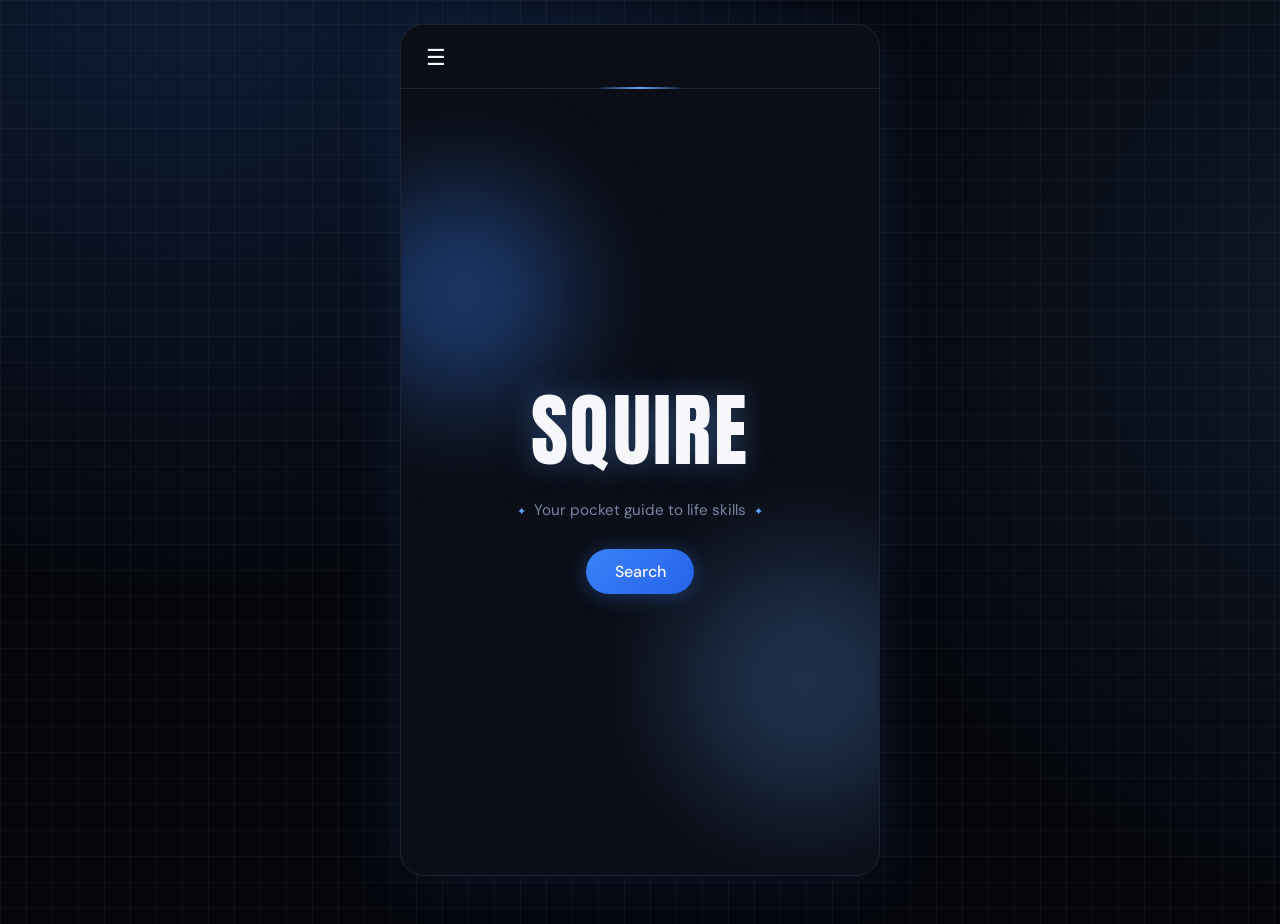
<file: index.html>
<!DOCTYPE html>
<html lang="en">
<head>
  <meta charset="UTF-8" />
  <meta name="viewport" content="width=device-width, initial-scale=1.0, maximum-scale=1.0" />
  <title>Squire &mdash; Life Skills Assistant</title>
  <link rel="preconnect" href="https://fonts.googleapis.com" />
  <link rel="preconnect" href="https://fonts.gstatic.com" crossorigin />
  <link href="https://fonts.googleapis.com/css2?family=Anton&family=DM+Sans:wght@400;500;700&display=swap" rel="stylesheet" />
  <link rel="stylesheet" href="styles.css" />
</head>
<body>

  <div class="app">
    <header class="app-header landing-header">
      <button id="menu-btn" class="menu-btn" aria-label="Open menu">☰</button>
    </header>

    <main class="landing">
      <h1 class="landing-name">Squire</h1>
      <p class="landing-tagline">Your pocket guide to life skills</p>
      <a href="search.html" class="landing-cta">Search</a>
    </main>
  </div>

  <div id="overlay" class="overlay"></div>
  <nav id="side-menu" class="side-menu">
    <button id="close-menu" class="close-menu" aria-label="Close menu">✕</button>
    <a href="about.html" class="side-menu-link">How Squire Works</a>
    <a href="search.html" class="side-menu-link">Search</a>
  </nav>

  <script>
    const menuBtn = document.getElementById("menu-btn");
    const closeBtn = document.getElementById("close-menu");
    const sideMenu = document.getElementById("side-menu");
    const overlay = document.getElementById("overlay");

    function openMenu() {
      sideMenu.classList.add("open");
      overlay.classList.add("visible");
    }
    function closeMenu() {
      sideMenu.classList.remove("open");
      overlay.classList.remove("visible");
    }

    menuBtn.addEventListener("click", openMenu);
    closeBtn.addEventListener("click", closeMenu);
    overlay.addEventListener("click", closeMenu);
  </script>
</body>
</html>
</file>
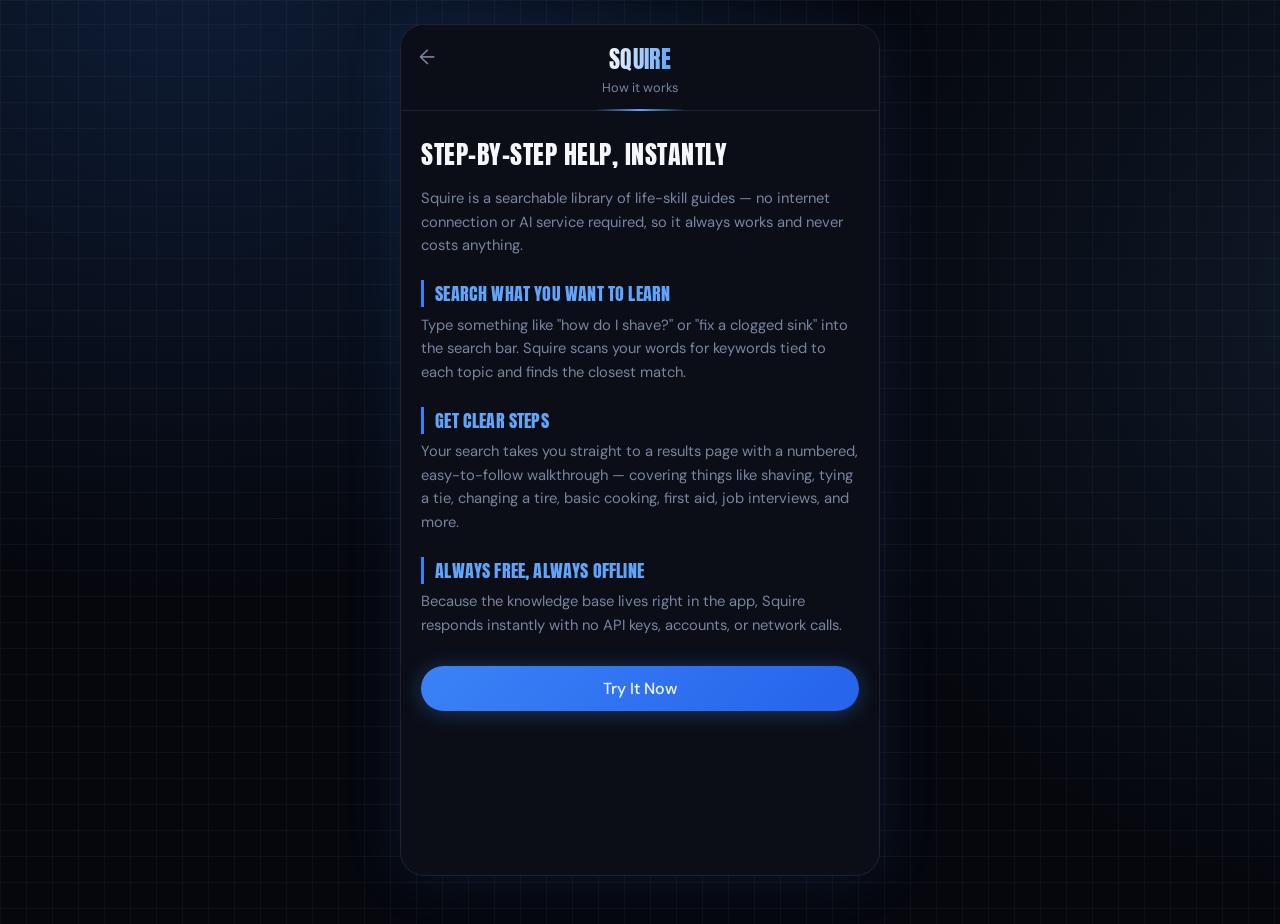
<file: about.html>
<!DOCTYPE html>
<html lang="en">
<head>
  <meta charset="UTF-8" />
  <meta name="viewport" content="width=device-width, initial-scale=1.0, maximum-scale=1.0" />
  <title>How Squire Works</title>
  <link rel="preconnect" href="https://fonts.googleapis.com" />
  <link rel="preconnect" href="https://fonts.gstatic.com" crossorigin />
  <link href="https://fonts.googleapis.com/css2?family=Anton&family=DM+Sans:wght@400;500;700&display=swap" rel="stylesheet" />
  <link rel="stylesheet" href="styles.css" />
</head>
<body>

  <div class="app">
    <header class="app-header">
      <a href="index.html" class="back-link" aria-label="Back to home">←</a>
      <div class="app-brand">
        <span class="app-name">Squire</span>
      </div>
      <span class="app-subtitle">How it works</span>
    </header>

    <main class="about">
      <h2 class="about-title">Step-by-step help, instantly</h2>
      <p class="about-text">
        Squire is a searchable library of life-skill guides &mdash; no internet
        connection or AI service required, so it always works and never costs
        anything.
      </p>

      <h3 class="about-subtitle">Search what you want to learn</h3>
      <p class="about-text">
        Type something like "how do I shave?" or "fix a clogged sink" into the
        search bar. Squire scans your words for keywords tied to each topic
        and finds the closest match.
      </p>

      <h3 class="about-subtitle">Get clear steps</h3>
      <p class="about-text">
        Your search takes you straight to a results page with a numbered,
        easy-to-follow walkthrough &mdash; covering things like shaving,
        tying a tie, changing a tire, basic cooking, first aid, job
        interviews, and more.
      </p>

      <h3 class="about-subtitle">Always free, always offline</h3>
      <p class="about-text">
        Because the knowledge base lives right in the app, Squire responds
        instantly with no API keys, accounts, or network calls.
      </p>

      <a href="search.html" class="landing-cta about-cta">Try It Now</a>
    </main>
  </div>

</body>
</html>
</file>
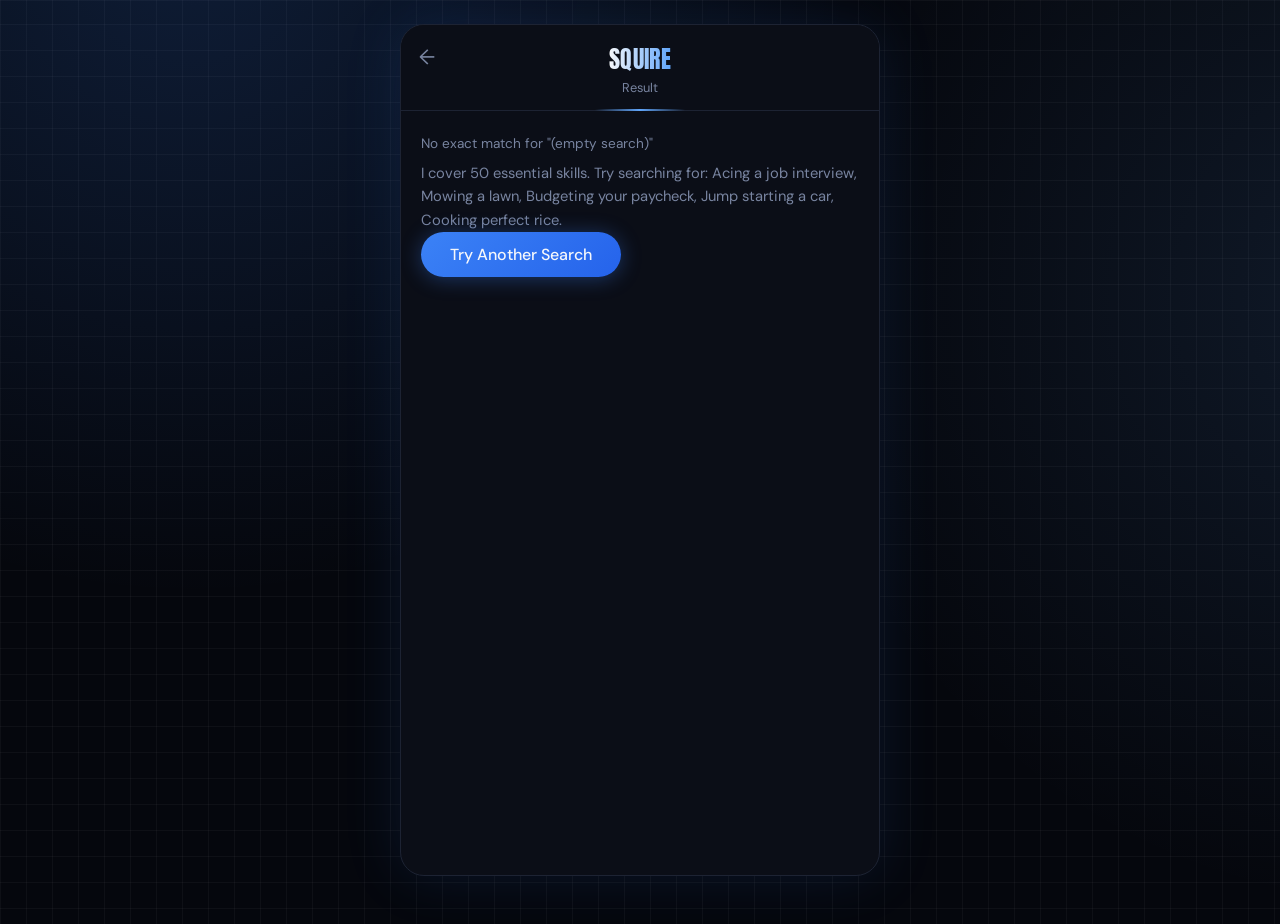
<file: result.html>
<!DOCTYPE html>
<html lang="en">
<head>
  <meta charset="UTF-8" />
  <meta name="viewport" content="width=device-width, initial-scale=1.0, maximum-scale=1.0" />
  <title>Squire &mdash; Result</title>
  <link rel="preconnect" href="https://fonts.googleapis.com" />
  <link rel="preconnect" href="https://fonts.gstatic.com" crossorigin />
  <link href="https://fonts.googleapis.com/css2?family=Anton&family=DM+Sans:wght@400;500;700&display=swap" rel="stylesheet" />
  <link rel="stylesheet" href="styles.css" />
</head>
<body>

  <div class="app">
    <header class="app-header">
      <a href="search.html" class="back-link" aria-label="Back to search">←</a>
      <div class="app-brand">
        <span class="app-name">Squire</span>
      </div>
      <span class="app-subtitle">Result</span>
    </header>

    <main id="result" class="result-main"></main>
  </div>

  <script src="knowledge.js"></script>
  <script src="match.js"></script>
  <script src="result.js"></script>
</body>
</html>
</file>
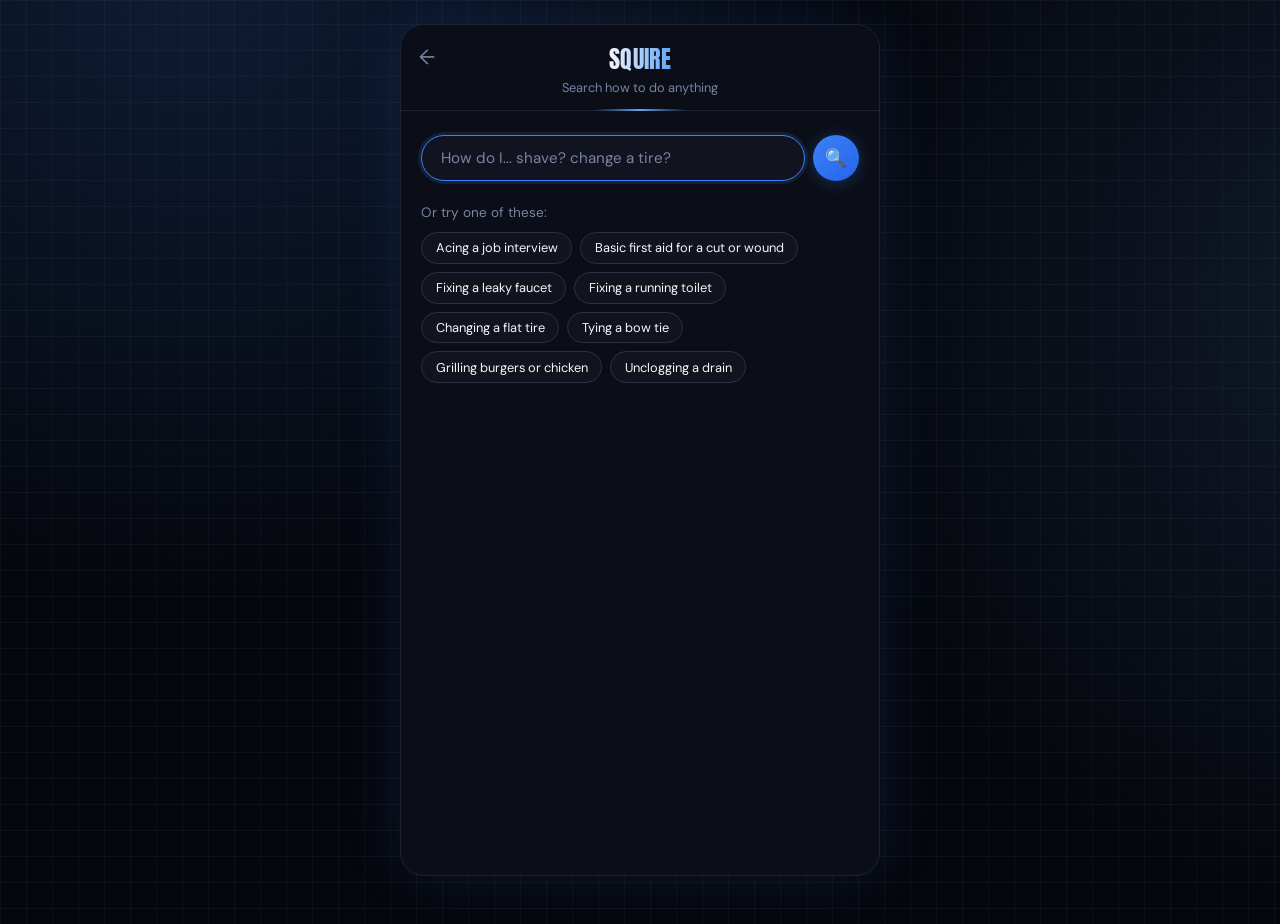
<file: search.html>
<!DOCTYPE html>
<html lang="en">
<head>
  <meta charset="UTF-8" />
  <meta name="viewport" content="width=device-width, initial-scale=1.0, maximum-scale=1.0" />
  <title>Squire &mdash; Search</title>
  <link rel="preconnect" href="https://fonts.googleapis.com" />
  <link rel="preconnect" href="https://fonts.gstatic.com" crossorigin />
  <link href="https://fonts.googleapis.com/css2?family=Anton&family=DM+Sans:wght@400;500;700&display=swap" rel="stylesheet" />
  <link rel="stylesheet" href="styles.css" />
</head>
<body>

  <div class="app">
    <header class="app-header">
      <a href="index.html" class="back-link" aria-label="Back to home">←</a>
      <div class="app-brand">
        <span class="app-name">Squire</span>
      </div>
      <span class="app-subtitle">Search how to do anything</span>
    </header>

    <main class="search-main">
      <form id="search-form" class="search-form">
        <input
          id="search-input"
          class="search-input"
          type="text"
          placeholder="How do I... shave? change a tire?"
          autocomplete="off"
          autofocus
        />
        <button type="submit" class="search-btn" aria-label="Search">🔍</button>
      </form>

      <p class="search-hint">Or try one of these:</p>
      <div id="chips" class="chips chips-wrap"></div>
    </main>
  </div>

  <script src="knowledge.js"></script>
  <script src="match.js"></script>
  <script src="search.js"></script>
</body>
</html>
</file>
<file: styles.css>
:root {
  --bg: #05070d;
  --panel: #0b0e17;
  --panel-alt: #11141f;
  --border: #1d2333;
  --border-light: #2a3145;
  --text: #f5f7fb;
  --text-muted: #7884a0;
  --blue: #3b82f6;
  --blue-bright: #60a5fa;
  --blue-dim: #1e3a6b;
}

* {
  box-sizing: border-box;
}

html, body {
  margin: 0;
  padding: 0;
  height: 100%;
  background: var(--bg);
  background-image:
    radial-gradient(circle at 15% -10%, rgba(59, 130, 246, 0.18), transparent 45%),
    radial-gradient(circle at 110% 30%, rgba(96, 165, 250, 0.12), transparent 40%),
    linear-gradient(rgba(255, 255, 255, 0.035) 1px, transparent 1px),
    linear-gradient(90deg, rgba(255, 255, 255, 0.035) 1px, transparent 1px);
  background-size: auto, auto, 26px 26px, 26px 26px;
  color: var(--text);
  font-family: "DM Sans", sans-serif;
  -webkit-tap-highlight-color: transparent;
}

.app {
  position: relative;
  display: flex;
  flex-direction: column;
  height: 100vh;
  max-width: 480px;
  margin: 0 auto;
  background: var(--panel);
  border: 1px solid var(--border);
  box-shadow: 0 0 60px rgba(59, 130, 246, 0.12), inset 0 1px 0 rgba(255, 255, 255, 0.04);
}

.app-header {
  position: relative;
  padding: 1rem 1.25rem 0.85rem;
  border-bottom: 1px solid var(--border);
  background: var(--panel);
  flex-shrink: 0;
  text-align: center;
}

.app-header::after {
  content: "";
  position: absolute;
  left: 50%;
  bottom: -1px;
  transform: translateX(-50%);
  width: 90px;
  height: 2px;
  background: linear-gradient(90deg, transparent, var(--blue-bright), transparent);
}

.app-header .app-brand {
  justify-content: center;
}

.app-brand {
  display: flex;
  align-items: center;
  gap: 0.5rem;
}

.app-icon {
  font-size: 1.4rem;
}

.app-name {
  font-family: "Anton", sans-serif;
  font-weight: 400;
  font-size: 1.5rem;
  letter-spacing: 0.02em;
  text-transform: uppercase;
  background: linear-gradient(90deg, var(--text), var(--blue-bright));
  -webkit-background-clip: text;
  background-clip: text;
  color: transparent;
}

.back-link {
  position: absolute;
  left: 1.1rem;
  top: 1.1rem;
  color: var(--text-muted);
  font-size: 1.3rem;
  text-decoration: none;
}

.back-link:active {
  color: var(--blue-bright);
}

.app-subtitle {
  display: block;
  font-size: 0.8rem;
  color: var(--text-muted);
  margin-top: 0.15rem;
}

@keyframes pop-in {
  from {
    opacity: 0;
    transform: translateY(6px);
  }
  to {
    opacity: 1;
    transform: translateY(0);
  }
}

.steps-title {
  font-family: "Anton", sans-serif;
  font-weight: 400;
  font-size: 1.1rem;
  letter-spacing: 0.01em;
  text-transform: uppercase;
  margin-bottom: 0.7rem;
  color: var(--blue-bright);
  position: relative;
  display: inline-block;
}

.steps-title::after {
  content: "";
  position: absolute;
  left: 0;
  bottom: -6px;
  width: 36px;
  height: 3px;
  border-radius: 2px;
  background: linear-gradient(90deg, var(--blue), var(--blue-bright));
}

.steps-list {
  margin: 0;
  list-style: none;
  counter-reset: step;
  padding-left: 0;
  display: flex;
  flex-direction: column;
  gap: 0.7rem;
}

.steps-list li {
  counter-increment: step;
  position: relative;
  padding: 0.55rem 0.7rem 0.55rem 2.6rem;
  font-size: 0.88rem;
  line-height: 1.5;
  background: var(--panel-alt);
  border: 1px solid var(--border);
  border-radius: 0.7rem;
}

.steps-list li::before {
  content: counter(step);
  position: absolute;
  left: 0.65rem;
  top: 0.5rem;
  width: 1.6rem;
  height: 1.6rem;
  border-radius: 50%;
  background: linear-gradient(135deg, var(--blue), #2563eb);
  color: #f5f7fb;
  font-size: 0.78rem;
  font-weight: 700;
  display: flex;
  align-items: center;
  justify-content: center;
  box-shadow: 0 2px 10px rgba(59, 130, 246, 0.4);
}

.chips {
  display: flex;
  gap: 0.5rem;
  overflow-x: auto;
  padding: 0 1rem 0.7rem;
  flex-shrink: 0;
  scrollbar-width: none;
}

.chips::-webkit-scrollbar {
  display: none;
}

.chip {
  flex-shrink: 0;
  background: var(--panel-alt);
  color: var(--text);
  border: 1px solid var(--border-light);
  border-radius: 999px;
  padding: 0.4rem 0.85rem;
  font-size: 0.8rem;
  font-family: "DM Sans", sans-serif;
  cursor: pointer;
  white-space: nowrap;
  transition: background 0.15s ease, border-color 0.15s ease, transform 0.15s ease;
}

.chip:active {
  background: var(--blue-dim);
  border-color: var(--blue);
  transform: scale(0.96);
}

/* Search page */

.search-main {
  flex: 1;
  overflow-y: auto;
  padding: 1.5rem 1.25rem 2rem;
}

.search-form {
  display: flex;
  gap: 0.5rem;
  margin-bottom: 1.4rem;
}

.search-input {
  flex: 1;
  background: var(--panel-alt);
  border: 1px solid var(--border-light);
  border-radius: 999px;
  padding: 0.75rem 1.2rem;
  color: var(--text);
  font-size: 0.95rem;
  font-family: "DM Sans", sans-serif;
  outline: none;
}

.search-input::placeholder {
  color: var(--text-muted);
}

.search-input:focus {
  border-color: var(--blue);
  box-shadow: 0 0 0 3px rgba(59, 130, 246, 0.15);
}

.search-btn {
  width: 2.9rem;
  height: 2.9rem;
  border-radius: 50%;
  border: none;
  background: linear-gradient(135deg, var(--blue), #2563eb);
  color: #f5f7fb;
  font-size: 1.1rem;
  cursor: pointer;
  flex-shrink: 0;
  display: flex;
  align-items: center;
  justify-content: center;
  box-shadow: 0 2px 16px rgba(59, 130, 246, 0.3);
}

.search-btn:active {
  background: #2563eb;
}

.search-hint {
  color: var(--text-muted);
  font-size: 0.85rem;
  margin: 0 0 0.7rem;
}

.chips-wrap {
  flex-wrap: wrap;
  overflow-x: visible;
  padding: 0;
}

/* Result page */

.result-main {
  flex: 1;
  overflow-y: auto;
  padding: 1.5rem 1.25rem 2rem;
}

.result-query {
  color: var(--text-muted);
  font-size: 0.85rem;
  margin: 0 0 0.6rem;
}

.result-title {
  margin-top: 0;
}

.result-list {
  margin-bottom: 1.6rem;
}

.result-cta {
  display: block;
  text-align: center;
}

.result-fallback {
  margin-bottom: 1.6rem;
}

@media (min-width: 481px) {
  .app {
    margin: 1.5rem auto;
    height: calc(100vh - 3rem);
    border-radius: 1.5rem;
    overflow: hidden;
  }
}

/* Landing page */

.landing-header {
  text-align: left;
}

.menu-btn {
  background: none;
  border: none;
  color: var(--text);
  font-size: 1.4rem;
  cursor: pointer;
  padding: 0.2rem 0.3rem;
}

.landing {
  position: relative;
  flex: 1;
  display: flex;
  flex-direction: column;
  align-items: center;
  justify-content: center;
  text-align: center;
  gap: 0.6rem;
  padding: 0 1.5rem;
  overflow: hidden;
}

.landing::before,
.landing::after {
  content: "";
  position: absolute;
  border-radius: 50%;
  filter: blur(50px);
  z-index: 0;
  pointer-events: none;
}

.landing::before {
  width: 220px;
  height: 220px;
  top: 12%;
  left: -10%;
  background: rgba(59, 130, 246, 0.35);
  animation: float-blob 9s ease-in-out infinite;
}

.landing::after {
  width: 260px;
  height: 260px;
  bottom: 8%;
  right: -12%;
  background: rgba(96, 165, 250, 0.22);
  animation: float-blob 11s ease-in-out infinite reverse;
}

@keyframes float-blob {
  0%, 100% {
    transform: translateY(0) scale(1);
  }
  50% {
    transform: translateY(-18px) scale(1.08);
  }
}

.landing-icon,
.landing-name,
.landing-tagline,
.landing-cta {
  position: relative;
  z-index: 1;
}

.landing-icon {
  font-size: 2.5rem;
}

.landing-name {
  font-family: "Anton", sans-serif;
  font-weight: 400;
  font-size: 5rem;
  letter-spacing: 0.03em;
  text-transform: uppercase;
  margin: 0;
  color: var(--text);
  text-shadow: 0 0 30px rgba(96, 165, 250, 0.35);
}

.landing-tagline {
  color: var(--text-muted);
  font-size: 0.95rem;
  margin: 0 0 1.2rem;
}

.landing-tagline::before,
.landing-tagline::after {
  content: "✦";
  color: var(--blue-bright);
  font-size: 0.7rem;
  margin: 0 0.5rem;
  vertical-align: middle;
}

.landing-cta {
  display: inline-block;
  background: linear-gradient(135deg, var(--blue), #2563eb);
  color: #f5f7fb;
  text-decoration: none;
  font-weight: 500;
  padding: 0.75rem 1.8rem;
  border-radius: 999px;
  box-shadow: 0 2px 20px rgba(59, 130, 246, 0.35);
  transition: transform 0.15s ease, box-shadow 0.15s ease;
}

.landing-cta:active {
  background: #2563eb;
  transform: scale(0.97);
  box-shadow: 0 2px 12px rgba(59, 130, 246, 0.45);
}

/* Side menu */

.overlay {
  position: fixed;
  inset: 0;
  background: rgba(0, 0, 0, 0.5);
  opacity: 0;
  pointer-events: none;
  transition: opacity 0.2s ease;
  z-index: 10;
}

.overlay.visible {
  opacity: 1;
  pointer-events: auto;
}

.side-menu {
  position: fixed;
  top: 0;
  left: 0;
  bottom: 0;
  width: 75%;
  max-width: 300px;
  background: var(--panel-alt);
  border-right: 1px solid var(--border);
  display: flex;
  flex-direction: column;
  gap: 0.3rem;
  padding: 1.2rem;
  transform: translateX(-100%);
  transition: transform 0.25s ease;
  z-index: 20;
}

.side-menu.open {
  transform: translateX(0);
}

.close-menu {
  align-self: flex-end;
  background: none;
  border: none;
  color: var(--text-muted);
  font-size: 1.2rem;
  cursor: pointer;
  margin-bottom: 0.5rem;
}

.side-menu-link {
  color: var(--text);
  text-decoration: none;
  font-size: 1rem;
  font-weight: 500;
  padding: 0.85rem 0.6rem;
  border-radius: 0.6rem;
}

.side-menu-link:active {
  background: var(--blue-dim);
}

/* About page */

.about {
  flex: 1;
  overflow-y: auto;
  padding: 1.5rem 1.25rem 2rem;
}

.about-title {
  font-family: "Anton", sans-serif;
  font-weight: 400;
  font-size: 1.6rem;
  text-transform: uppercase;
  letter-spacing: 0.02em;
  margin: 0 0 0.9rem;
  color: var(--text);
}

.about-subtitle {
  font-family: "Anton", sans-serif;
  font-weight: 400;
  font-size: 1.1rem;
  text-transform: uppercase;
  letter-spacing: 0.01em;
  color: var(--blue-bright);
  margin: 1.4rem 0 0.4rem;
  padding-left: 0.7rem;
  border-left: 3px solid var(--blue);
}

.about-text {
  color: var(--text-muted);
  font-size: 0.92rem;
  line-height: 1.6;
  margin: 0;
}

.about-cta {
  display: block;
  text-align: center;
  margin-top: 1.8rem;
}
</file>
